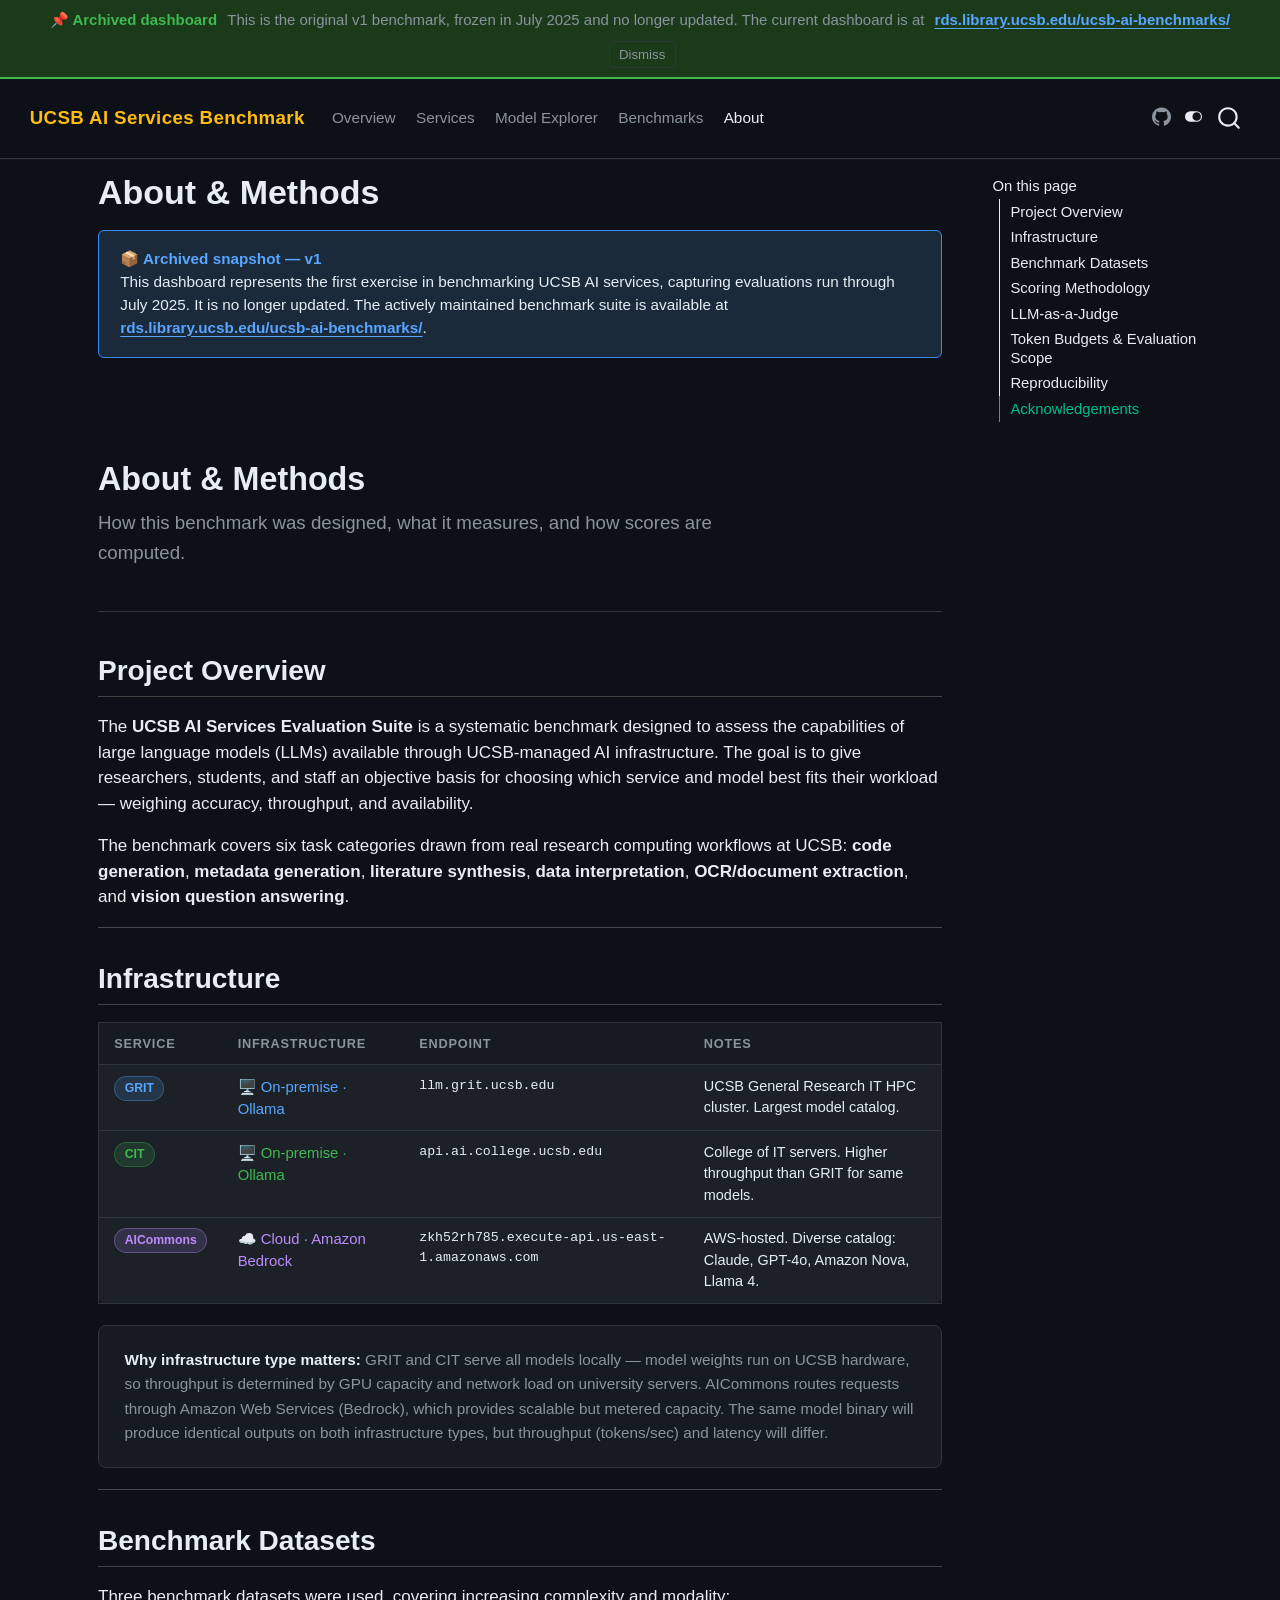
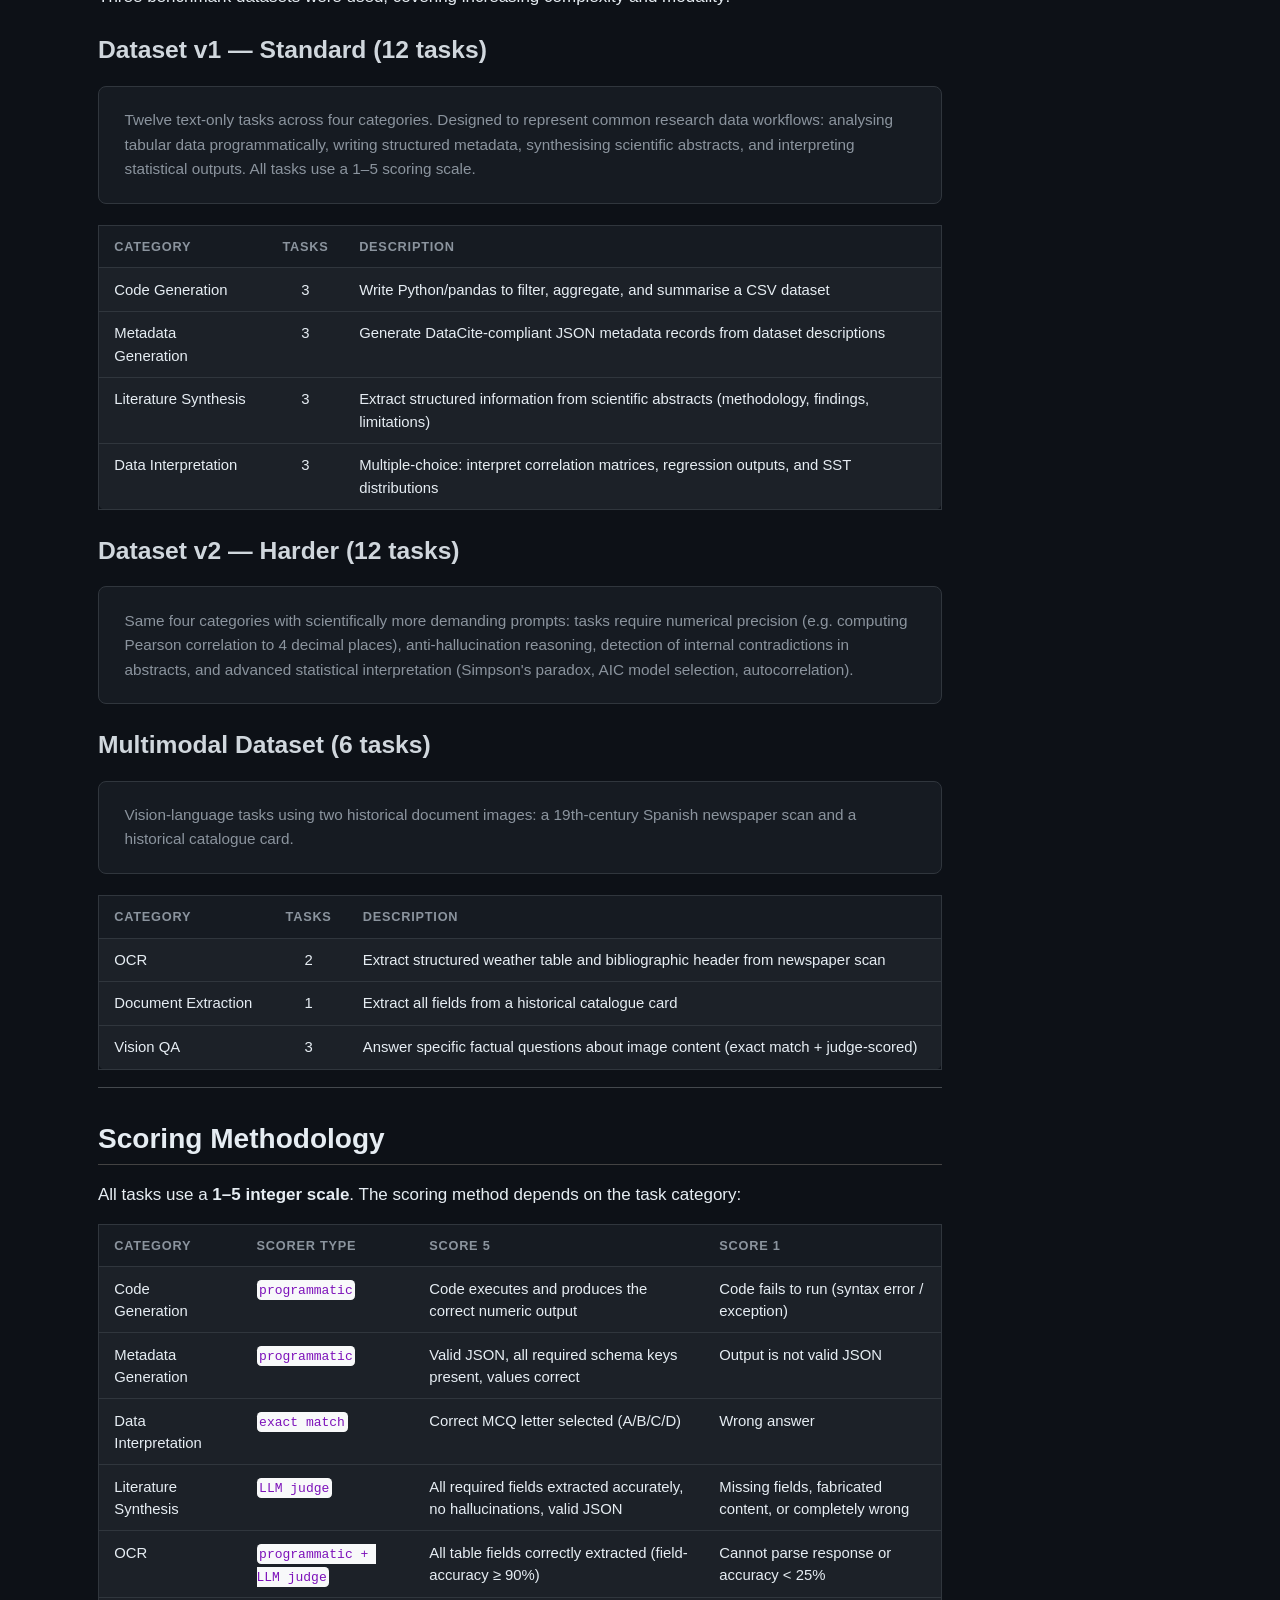
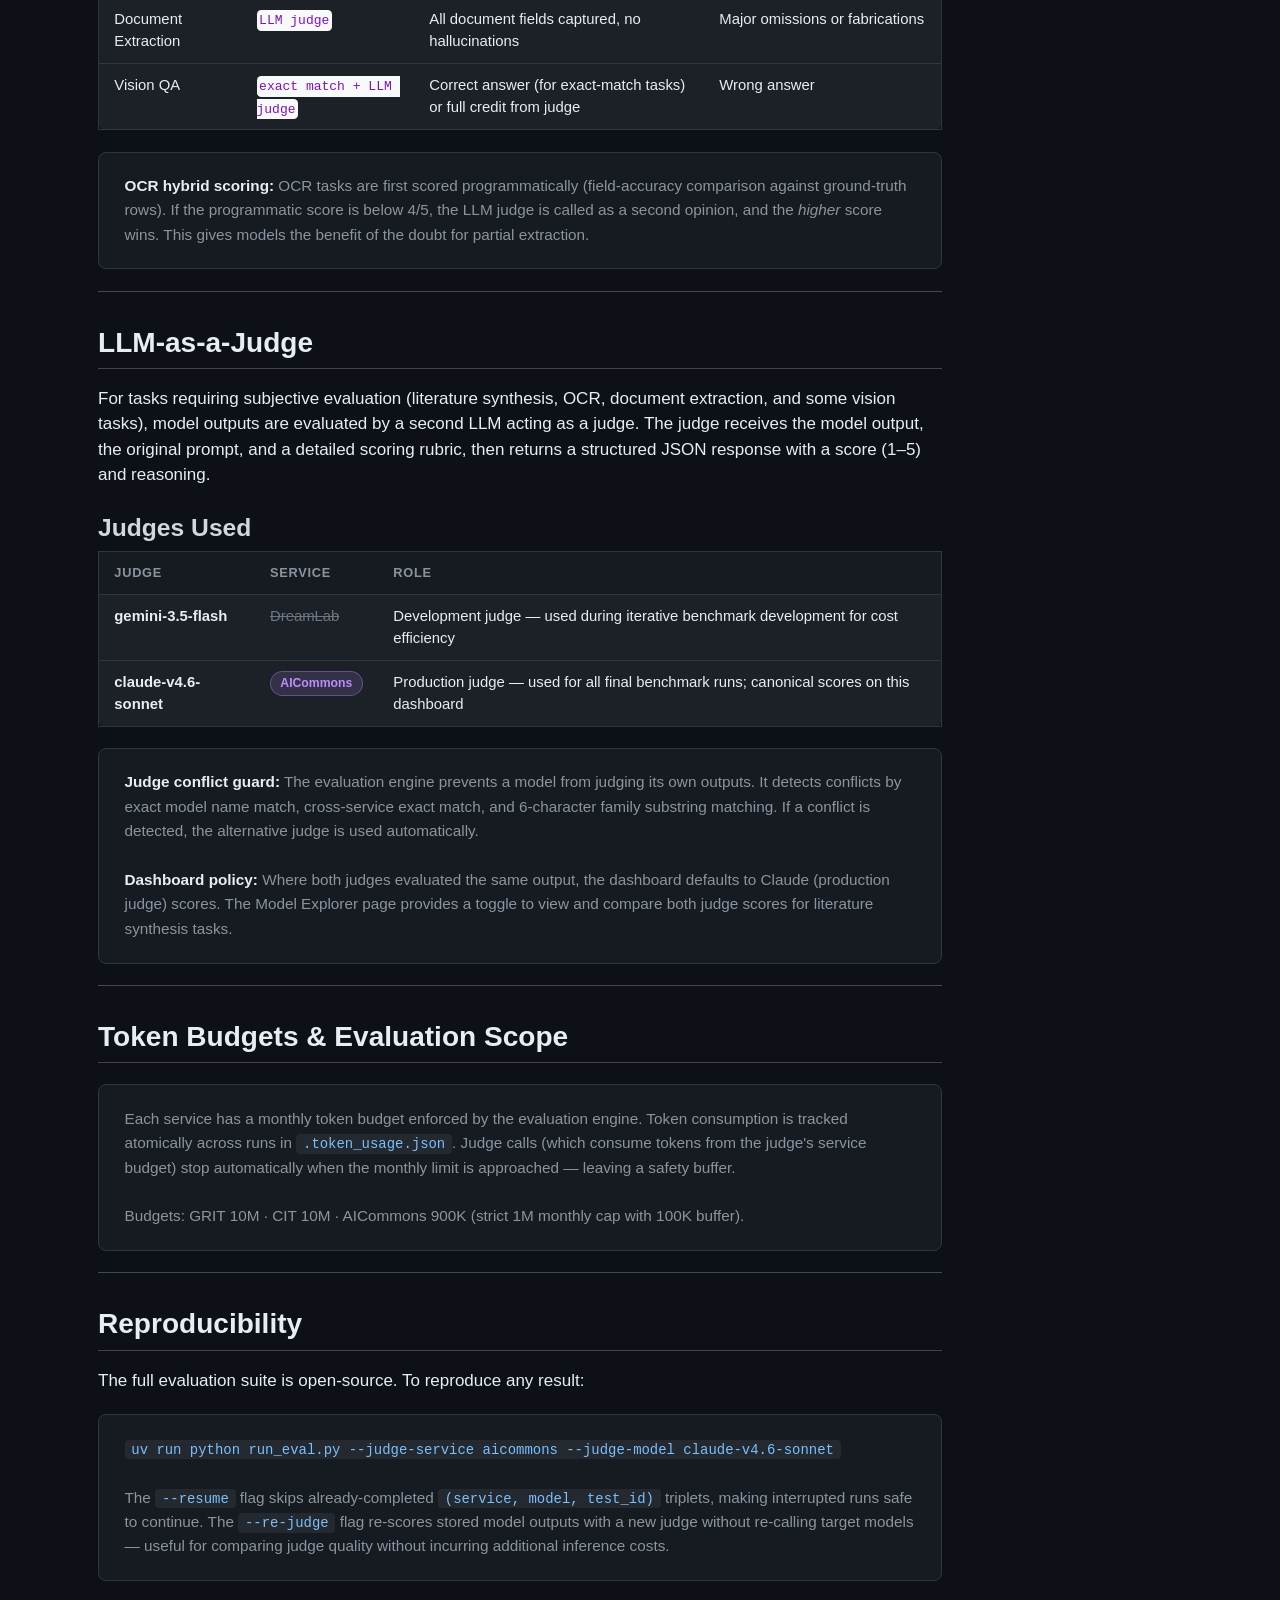
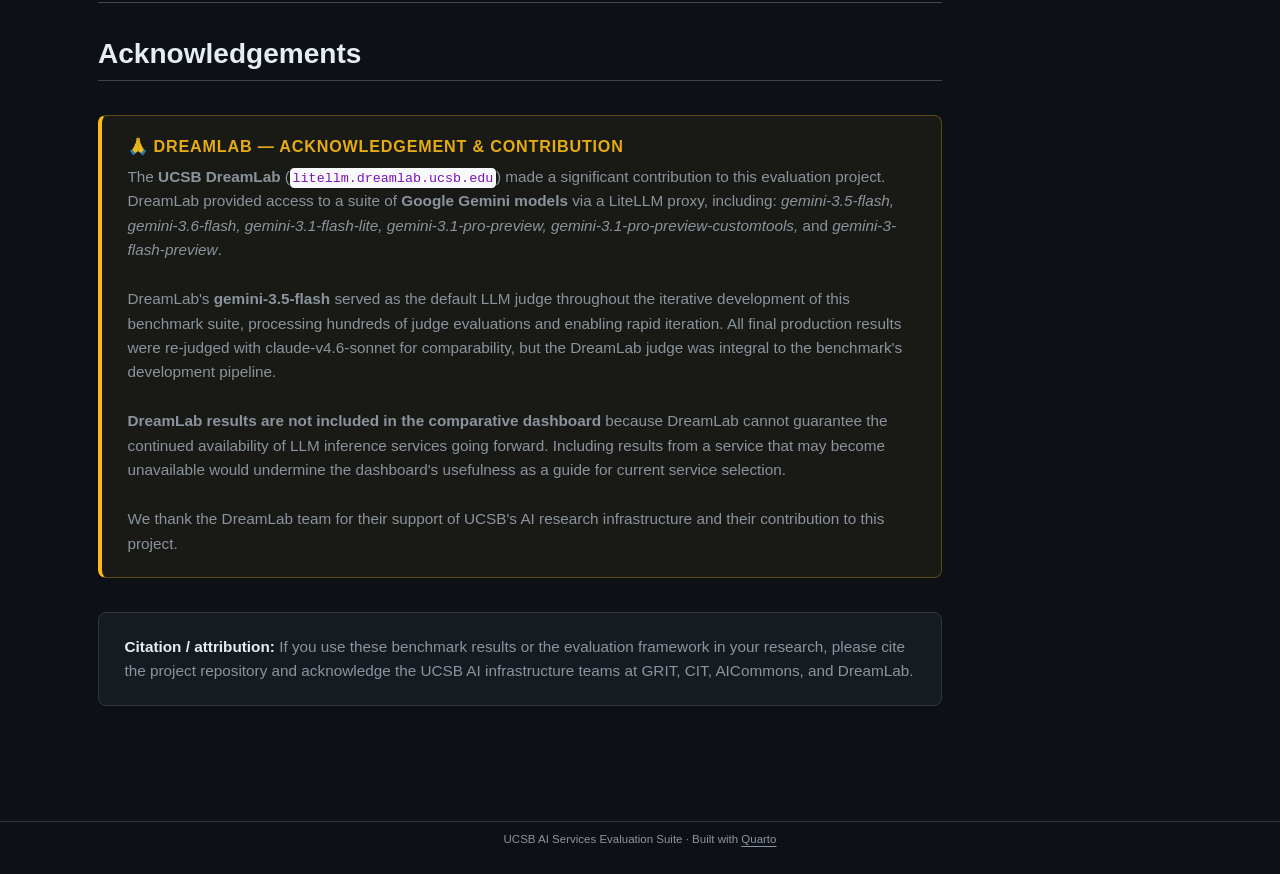
<file: docs/about.html>
<!DOCTYPE html>
<html xmlns="http://www.w3.org/1999/xhtml" lang="en" xml:lang="en"><head>

<meta charset="utf-8">
<meta name="generator" content="quarto-1.6.39">

<meta name="viewport" content="width=device-width, initial-scale=1.0, user-scalable=yes">


<title>About &amp; Methods – UCSB AI Services Benchmark</title>
<style>
code{white-space: pre-wrap;}
span.smallcaps{font-variant: small-caps;}
div.columns{display: flex; gap: min(4vw, 1.5em);}
div.column{flex: auto; overflow-x: auto;}
div.hanging-indent{margin-left: 1.5em; text-indent: -1.5em;}
ul.task-list{list-style: none;}
ul.task-list li input[type="checkbox"] {
  width: 0.8em;
  margin: 0 0.8em 0.2em -1em; /* quarto-specific, see https://github.com/quarto-dev/quarto-cli/issues/4556 */ 
  vertical-align: middle;
}
</style>


<script src="site_libs/quarto-nav/quarto-nav.js"></script>
<script src="site_libs/quarto-nav/headroom.min.js"></script>
<script src="site_libs/clipboard/clipboard.min.js"></script>
<script src="site_libs/quarto-search/autocomplete.umd.js"></script>
<script src="site_libs/quarto-search/fuse.min.js"></script>
<script src="site_libs/quarto-search/quarto-search.js"></script>
<meta name="quarto:offset" content="./">
<link href="./assets/favicon.ico" rel="icon">
<script src="site_libs/quarto-html/quarto.js"></script>
<script src="site_libs/quarto-html/popper.min.js"></script>
<script src="site_libs/quarto-html/tippy.umd.min.js"></script>
<script src="site_libs/quarto-html/anchor.min.js"></script>
<link href="site_libs/quarto-html/tippy.css" rel="stylesheet">
<link href="site_libs/quarto-html/quarto-syntax-highlighting-e26003cea8cd680ca0c55a263523d882.css" rel="stylesheet" class="quarto-color-scheme" id="quarto-text-highlighting-styles">
<link href="site_libs/quarto-html/quarto-syntax-highlighting-dark-d166b450ba5a8e9f7a0ab969bf6592c1.css" rel="prefetch" class="quarto-color-scheme quarto-color-alternate" id="quarto-text-highlighting-styles">
<script src="site_libs/bootstrap/bootstrap.min.js"></script>
<link href="site_libs/bootstrap/bootstrap-icons.css" rel="stylesheet">
<link href="site_libs/bootstrap/bootstrap-c12af076bd3869c54b59c8de8a81c2f3.min.css" rel="stylesheet" append-hash="true" class="quarto-color-scheme" id="quarto-bootstrap" data-mode="light">
<link href="site_libs/bootstrap/bootstrap-dark-a4073181faaef7230d464ff28255dfc0.min.css" rel="prefetch" append-hash="true" class="quarto-color-scheme quarto-color-alternate" id="quarto-bootstrap" data-mode="dark">
<script id="quarto-search-options" type="application/json">{
  "location": "navbar",
  "copy-button": false,
  "collapse-after": 3,
  "panel-placement": "end",
  "type": "overlay",
  "limit": 50,
  "keyboard-shortcut": [
    "f",
    "/",
    "s"
  ],
  "show-item-context": false,
  "language": {
    "search-no-results-text": "No results",
    "search-matching-documents-text": "matching documents",
    "search-copy-link-title": "Copy link to search",
    "search-hide-matches-text": "Hide additional matches",
    "search-more-match-text": "more match in this document",
    "search-more-matches-text": "more matches in this document",
    "search-clear-button-title": "Clear",
    "search-text-placeholder": "",
    "search-detached-cancel-button-title": "Cancel",
    "search-submit-button-title": "Submit",
    "search-label": "Search"
  }
}</script>


</head>

<body class="nav-fixed">

<div id="quarto-search-results"></div>
  <header id="quarto-header" class="headroom fixed-top">
    <div id="v1-notice-banner" style="background:#1a3a1a;border-bottom:2px solid #3fb950;color:#e6edf3;font-family:-apple-system,BlinkMacSystemFont,'Segoe UI',sans-serif;font-size:0.88rem;padding:0.5rem 1.25rem;display:flex;align-items:center;justify-content:center;gap:0.6rem;flex-wrap:wrap;">
      <span style="color:#3fb950;font-weight:700;flex-shrink:0;">&#x1F4CC; Archived dashboard</span>
      <span style="color:#8b949e;">This is the original v1 benchmark, frozen in July 2025 and no longer updated. The current dashboard is at</span>
      <a href="https://rds.library.ucsb.edu/ucsb-ai-benchmarks/" style="color:#58a6ff;font-weight:600;white-space:nowrap;" target="_blank" rel="noopener">rds.library.ucsb.edu/ucsb-ai-benchmarks/</a>
      <button onclick="document.getElementById('v1-notice-banner').style.display='none';sessionStorage.setItem('v1bannerDismissed','1');" aria-label="Dismiss notice" style="background:none;border:1px solid #30363d;color:#8b949e;cursor:pointer;font-size:0.78rem;padding:0.15rem 0.55rem;border-radius:4px;margin-left:0.25rem;flex-shrink:0;">Dismiss</button>
    </div>
    <script>(function(){if(sessionStorage.getItem('v1bannerDismissed')==='1'){var b=document.getElementById('v1-notice-banner');if(b)b.style.display='none';}})();</script>
    <nav class="navbar navbar-expand-lg " data-bs-theme="dark">
      <div class="navbar-container container-fluid">
      <div class="navbar-brand-container mx-auto">
    <a class="navbar-brand" href="./index.html">
    <span class="navbar-title">UCSB AI Services Benchmark</span>
    </a>
  </div>
            <div id="quarto-search" class="" title="Search"></div>
          <button class="navbar-toggler" type="button" data-bs-toggle="collapse" data-bs-target="#navbarCollapse" aria-controls="navbarCollapse" role="menu" aria-expanded="false" aria-label="Toggle navigation" onclick="if (window.quartoToggleHeadroom) { window.quartoToggleHeadroom(); }">
  <span class="navbar-toggler-icon"></span>
</button>
          <div class="collapse navbar-collapse" id="navbarCollapse">
            <ul class="navbar-nav navbar-nav-scroll me-auto">
  <li class="nav-item">
    <a class="nav-link" href="./index.html"> 
<span class="menu-text">Overview</span></a>
  </li>  
  <li class="nav-item">
    <a class="nav-link" href="./services.html"> 
<span class="menu-text">Services</span></a>
  </li>  
  <li class="nav-item">
    <a class="nav-link" href="./models.html"> 
<span class="menu-text">Model Explorer</span></a>
  </li>  
  <li class="nav-item">
    <a class="nav-link" href="./benchmarks.html"> 
<span class="menu-text">Benchmarks</span></a>
  </li>  
  <li class="nav-item">
    <a class="nav-link active" href="./about.html" aria-current="page"> 
<span class="menu-text">About</span></a>
  </li>  
</ul>
            <ul class="navbar-nav navbar-nav-scroll ms-auto">
  <li class="nav-item compact">
    <a class="nav-link" href="https://github.com/UCSB-Library-Research-Data-Services/ucsb-ai-benchmark"> <i class="bi bi-github" role="img" aria-label="GitHub">
</i> 
<span class="menu-text"></span></a>
  </li>  
</ul>
          </div> <!-- /navcollapse -->
            <div class="quarto-navbar-tools">
  <a href="" class="quarto-color-scheme-toggle quarto-navigation-tool  px-1" onclick="window.quartoToggleColorScheme(); return false;" title="Toggle dark mode"><i class="bi"></i></a>
</div>
      </div> <!-- /container-fluid -->
    </nav>
</header>
<!-- content -->
<div id="quarto-content" class="quarto-container page-columns page-rows-contents page-layout-full page-navbar">
<!-- sidebar -->
<!-- margin-sidebar -->
    <div id="quarto-margin-sidebar" class="sidebar margin-sidebar">
        <nav id="TOC" role="doc-toc" class="toc-active">
    <h2 id="toc-title">On this page</h2>
   
  <ul class="collapse">
  <li><a href="#project-overview" id="toc-project-overview" class="nav-link active" data-scroll-target="#project-overview">Project Overview</a></li>
  <li><a href="#infrastructure" id="toc-infrastructure" class="nav-link" data-scroll-target="#infrastructure">Infrastructure</a></li>
  <li><a href="#benchmark-datasets" id="toc-benchmark-datasets" class="nav-link" data-scroll-target="#benchmark-datasets">Benchmark Datasets</a></li>
  <li><a href="#scoring-methodology" id="toc-scoring-methodology" class="nav-link" data-scroll-target="#scoring-methodology">Scoring Methodology</a></li>
  <li><a href="#llm-as-a-judge" id="toc-llm-as-a-judge" class="nav-link" data-scroll-target="#llm-as-a-judge">LLM-as-a-Judge</a></li>
  <li><a href="#token-budgets-evaluation-scope" id="toc-token-budgets-evaluation-scope" class="nav-link" data-scroll-target="#token-budgets-evaluation-scope">Token Budgets &amp; Evaluation Scope</a></li>
  <li><a href="#reproducibility" id="toc-reproducibility" class="nav-link" data-scroll-target="#reproducibility">Reproducibility</a></li>
  <li><a href="#acknowledgements" id="toc-acknowledgements" class="nav-link" data-scroll-target="#acknowledgements">Acknowledgements</a></li>
  </ul>
</nav>
    </div>
<!-- main -->
<main class="content column-page-left" id="quarto-document-content">

<header id="title-block-header" class="quarto-title-block default">
<div class="quarto-title">
<h1 class="title">About &amp; Methods</h1>
</div>



<div class="quarto-title-meta column-page-left">

    
  
    
  </div>
  


</header>


<div style="background:#1a2a3a;border:1px solid #388bfd;border-radius:6px;padding:1rem 1.25rem;margin-bottom:1.5rem;font-size:0.9rem;color:#e6edf3;">
  <strong style="color:#58a6ff;">&#x1F4E6; Archived snapshot &#x2014; v1</strong><br>
  This dashboard represents the first exercise in benchmarking UCSB AI services, capturing evaluations run through July 2025. It is no longer updated.
  The actively maintained benchmark suite is available at
  <a href="https://rds.library.ucsb.edu/ucsb-ai-benchmarks/" style="color:#58a6ff;font-weight:600;">rds.library.ucsb.edu/ucsb-ai-benchmarks/</a>.
</div>

<div class="hero-section" style="padding:2.5rem 0 1.5rem">
  <h1 style="font-size:1.9rem">About &amp; Methods</h1>
  <p class="lead">
    How this benchmark was designed, what it measures, and how scores are computed.
  </p>
</div>
<section id="project-overview" class="level2">
<h2 class="anchored" data-anchor-id="project-overview">Project Overview</h2>
<p>The <strong>UCSB AI Services Evaluation Suite</strong> is a systematic benchmark designed to assess the capabilities of large language models (LLMs) available through UCSB-managed AI infrastructure. The goal is to give researchers, students, and staff an objective basis for choosing which service and model best fits their workload — weighing accuracy, throughput, and availability.</p>
<p>The benchmark covers six task categories drawn from real research computing workflows at UCSB: <strong>code generation</strong>, <strong>metadata generation</strong>, <strong>literature synthesis</strong>, <strong>data interpretation</strong>, <strong>OCR/document extraction</strong>, and <strong>vision question answering</strong>.</p>
<hr>
</section>
<section id="infrastructure" class="level2">
<h2 class="anchored" data-anchor-id="infrastructure">Infrastructure</h2>
<table class="caption-top table" data-quarto-postprocess="true">
<thead>
<tr class="header">
<th data-quarto-table-cell-role="th">Service</th>
<th data-quarto-table-cell-role="th">Infrastructure</th>
<th data-quarto-table-cell-role="th">Endpoint</th>
<th data-quarto-table-cell-role="th">Notes</th>
</tr>
</thead>
<tbody>
<tr class="odd">
<td><span class="service-badge badge-grit">GRIT</span></td>
<td><span style="color:#58a6ff">🖥️ On-premise · Ollama</span></td>
<td style="font-family: monospace; font-size: 0.78rem; color: #6e7681">llm.grit.ucsb.edu</td>
<td style="color: #8b949e; font-size: 0.85rem">UCSB General Research IT HPC cluster. Largest model catalog.</td>
</tr>
<tr class="even">
<td><span class="service-badge badge-cit">CIT</span></td>
<td><span style="color:#3fb950">🖥️ On-premise · Ollama</span></td>
<td style="font-family: monospace; font-size: 0.78rem; color: #6e7681">api.ai.college.ucsb.edu</td>
<td style="color: #8b949e; font-size: 0.85rem">College of IT servers. Higher throughput than GRIT for same models.</td>
</tr>
<tr class="odd">
<td><span class="service-badge badge-aicommons">AICommons</span></td>
<td><span style="color:#bc8cff">☁️ Cloud · Amazon Bedrock</span></td>
<td style="font-family: monospace; font-size: 0.78rem; color: #6e7681">zkh52rh785.execute-api.us-east-1.amazonaws.com</td>
<td style="color: #8b949e; font-size: 0.85rem">AWS-hosted. Diverse catalog: Claude, GPT-4o, Amazon Nova, Llama 4.</td>
</tr>
</tbody>
</table>


<div class="method-box">
  <strong>Why infrastructure type matters:</strong>
  GRIT and CIT serve all models locally — model weights run on UCSB hardware, so throughput
  is determined by GPU capacity and network load on university servers.
  AICommons routes requests through Amazon Web Services (Bedrock), which provides scalable
  but metered capacity. The same model binary will produce identical outputs on both
  infrastructure types, but throughput (tokens/sec) and latency will differ.
</div>
<hr>
</section>
<section id="benchmark-datasets" class="level2">
<h2 class="anchored" data-anchor-id="benchmark-datasets">Benchmark Datasets</h2>
<p>Three benchmark datasets were used, covering increasing complexity and modality:</p>
<section id="dataset-v1-standard-12-tasks" class="level3">
<h3 class="anchored" data-anchor-id="dataset-v1-standard-12-tasks">Dataset v1 — Standard (12 tasks)</h3>
<div class="method-box">
  Twelve text-only tasks across four categories. Designed to represent common research data
  workflows: analysing tabular data programmatically, writing structured metadata,
  synthesising scientific abstracts, and interpreting statistical outputs.
  All tasks use a 1–5 scoring scale.
</div>


<table class="caption-top table" data-quarto-postprocess="true">
<thead>
<tr class="header">
<th data-quarto-table-cell-role="th">Category</th>
<th style="text-align: center;" data-quarto-table-cell-role="th">Tasks</th>
<th data-quarto-table-cell-role="th">Description</th>
</tr>
</thead>
<tbody>
<tr class="odd">
<td>Code Generation</td>
<td style="text-align: center;">3</td>
<td style="color: #8b949e">Write Python/pandas to filter, aggregate, and summarise a CSV dataset</td>
</tr>
<tr class="even">
<td>Metadata Generation</td>
<td style="text-align: center;">3</td>
<td style="color: #8b949e">Generate DataCite-compliant JSON metadata records from dataset descriptions</td>
</tr>
<tr class="odd">
<td>Literature Synthesis</td>
<td style="text-align: center;">3</td>
<td style="color: #8b949e">Extract structured information from scientific abstracts (methodology, findings, limitations)</td>
</tr>
<tr class="even">
<td>Data Interpretation</td>
<td style="text-align: center;">3</td>
<td style="color: #8b949e">Multiple-choice: interpret correlation matrices, regression outputs, and SST distributions</td>
</tr>
</tbody>
</table>
</section>
<section id="dataset-v2-harder-12-tasks" class="level3">
<h3 class="anchored" data-anchor-id="dataset-v2-harder-12-tasks">Dataset v2 — Harder (12 tasks)</h3>
<div class="method-box">
  Same four categories with scientifically more demanding prompts: tasks require numerical
  precision (e.g. computing Pearson correlation to 4 decimal places), anti-hallucination
  reasoning, detection of internal contradictions in abstracts, and advanced statistical
  interpretation (Simpson's paradox, AIC model selection, autocorrelation).
</div>
</section>
<section id="multimodal-dataset-6-tasks" class="level3">
<h3 class="anchored" data-anchor-id="multimodal-dataset-6-tasks">Multimodal Dataset (6 tasks)</h3>
<div class="method-box">
  Vision-language tasks using two historical document images: a 19th-century Spanish
  newspaper scan and a historical catalogue card.
</div>


<table class="caption-top table" data-quarto-postprocess="true">
<thead>
<tr class="header">
<th data-quarto-table-cell-role="th">Category</th>
<th style="text-align: center;" data-quarto-table-cell-role="th">Tasks</th>
<th data-quarto-table-cell-role="th">Description</th>
</tr>
</thead>
<tbody>
<tr class="odd">
<td>OCR</td>
<td style="text-align: center;">2</td>
<td style="color: #8b949e">Extract structured weather table and bibliographic header from newspaper scan</td>
</tr>
<tr class="even">
<td>Document Extraction</td>
<td style="text-align: center;">1</td>
<td style="color: #8b949e">Extract all fields from a historical catalogue card</td>
</tr>
<tr class="odd">
<td>Vision QA</td>
<td style="text-align: center;">3</td>
<td style="color: #8b949e">Answer specific factual questions about image content (exact match + judge-scored)</td>
</tr>
</tbody>
</table>
<hr>
</section>
</section>
<section id="scoring-methodology" class="level2">
<h2 class="anchored" data-anchor-id="scoring-methodology">Scoring Methodology</h2>
<p>All tasks use a <strong>1–5 integer scale</strong>. The scoring method depends on the task category:</p>
<table class="caption-top table" data-quarto-postprocess="true">
<thead>
<tr class="header">
<th data-quarto-table-cell-role="th">Category</th>
<th data-quarto-table-cell-role="th">Scorer Type</th>
<th data-quarto-table-cell-role="th">Score 5</th>
<th data-quarto-table-cell-role="th">Score 1</th>
</tr>
</thead>
<tbody>
<tr class="odd">
<td>Code Generation</td>
<td><code>programmatic</code></td>
<td style="color: #8b949e">Code executes and produces the correct numeric output</td>
<td style="color: #8b949e">Code fails to run (syntax error / exception)</td>
</tr>
<tr class="even">
<td>Metadata Generation</td>
<td><code>programmatic</code></td>
<td style="color: #8b949e">Valid JSON, all required schema keys present, values correct</td>
<td style="color: #8b949e">Output is not valid JSON</td>
</tr>
<tr class="odd">
<td>Data Interpretation</td>
<td><code>exact match</code></td>
<td style="color: #8b949e">Correct MCQ letter selected (A/B/C/D)</td>
<td style="color: #8b949e">Wrong answer</td>
</tr>
<tr class="even">
<td>Literature Synthesis</td>
<td><code>LLM judge</code></td>
<td style="color: #8b949e">All required fields extracted accurately, no hallucinations, valid JSON</td>
<td style="color: #8b949e">Missing fields, fabricated content, or completely wrong</td>
</tr>
<tr class="odd">
<td>OCR</td>
<td><code>programmatic + LLM judge</code></td>
<td style="color: #8b949e">All table fields correctly extracted (field-accuracy ≥ 90%)</td>
<td style="color: #8b949e">Cannot parse response or accuracy &lt; 25%</td>
</tr>
<tr class="even">
<td>Document Extraction</td>
<td><code>LLM judge</code></td>
<td style="color: #8b949e">All document fields captured, no hallucinations</td>
<td style="color: #8b949e">Major omissions or fabrications</td>
</tr>
<tr class="odd">
<td>Vision QA</td>
<td><code>exact match + LLM judge</code></td>
<td style="color: #8b949e">Correct answer (for exact-match tasks) or full credit from judge</td>
<td style="color: #8b949e">Wrong answer</td>
</tr>
</tbody>
</table>


<div class="method-box">
  <strong>OCR hybrid scoring:</strong> OCR tasks are first scored programmatically
  (field-accuracy comparison against ground-truth rows). If the programmatic score is below 4/5,
  the LLM judge is called as a second opinion, and the <em>higher</em> score wins.
  This gives models the benefit of the doubt for partial extraction.
</div>
<hr>
</section>
<section id="llm-as-a-judge" class="level2">
<h2 class="anchored" data-anchor-id="llm-as-a-judge">LLM-as-a-Judge</h2>
<p>For tasks requiring subjective evaluation (literature synthesis, OCR, document extraction, and some vision tasks), model outputs are evaluated by a second LLM acting as a judge. The judge receives the model output, the original prompt, and a detailed scoring rubric, then returns a structured JSON response with a score (1–5) and reasoning.</p>
<section id="judges-used" class="level3">
<h3 class="anchored" data-anchor-id="judges-used">Judges Used</h3>
<table class="caption-top table" data-quarto-postprocess="true">
<thead>
<tr class="header">
<th data-quarto-table-cell-role="th">Judge</th>
<th data-quarto-table-cell-role="th">Service</th>
<th data-quarto-table-cell-role="th">Role</th>
</tr>
</thead>
<tbody>
<tr class="odd">
<td><strong>gemini-3.5-flash</strong></td>
<td><span style="color:#6e7681;text-decoration:line-through">DreamLab</span></td>
<td style="color: #8b949e">Development judge — used during iterative benchmark development for cost efficiency</td>
</tr>
<tr class="even">
<td><strong>claude-v4.6-sonnet</strong></td>
<td><span class="service-badge badge-aicommons">AICommons</span></td>
<td style="color: #8b949e">Production judge — used for all final benchmark runs; canonical scores on this dashboard</td>
</tr>
</tbody>
</table>


<div class="method-box">
  <strong>Judge conflict guard:</strong> The evaluation engine prevents a model from judging its own outputs.
  It detects conflicts by exact model name match, cross-service exact match, and 6-character
  family substring matching. If a conflict is detected, the alternative judge is used automatically.<br><br>
  <strong>Dashboard policy:</strong> Where both judges evaluated the same output, the dashboard
  defaults to Claude (production judge) scores. The Model Explorer page provides a toggle
  to view and compare both judge scores for literature synthesis tasks.
</div>
<hr>
</section>
</section>
<section id="token-budgets-evaluation-scope" class="level2">
<h2 class="anchored" data-anchor-id="token-budgets-evaluation-scope">Token Budgets &amp; Evaluation Scope</h2>
<div class="method-box">
  Each service has a monthly token budget enforced by the evaluation engine.
  Token consumption is tracked atomically across runs in <code>.token_usage.json</code>.
  Judge calls (which consume tokens from the judge's service budget) stop automatically
  when the monthly limit is approached — leaving a safety buffer.<br><br>
  Budgets: GRIT 10M · CIT 10M · AICommons 900K (strict 1M monthly cap with 100K buffer).
</div>
<hr>
</section>
<section id="reproducibility" class="level2">
<h2 class="anchored" data-anchor-id="reproducibility">Reproducibility</h2>
<p>The full evaluation suite is open-source. To reproduce any result:</p>
<div class="method-box">
  <code>uv run python run_eval.py --judge-service aicommons --judge-model claude-v4.6-sonnet</code><br><br>
  The <code>--resume</code> flag skips already-completed <code>(service, model, test_id)</code> triplets,
  making interrupted runs safe to continue.
  The <code>--re-judge</code> flag re-scores stored model outputs with a new judge
  without re-calling target models — useful for comparing judge quality without incurring
  additional inference costs.
</div>
<hr>
</section>
<section id="acknowledgements" class="level2">
<h2 class="anchored" data-anchor-id="acknowledgements">Acknowledgements</h2>
<div class="dreamlab-callout">
  <h4 class="anchored">🙏 DreamLab — Acknowledgement &amp; Contribution</h4>
  <p>
    The <strong>UCSB DreamLab</strong> (<code>litellm.dreamlab.ucsb.edu</code>) made a
    significant contribution to this evaluation project. DreamLab provided access to a
    suite of <strong>Google Gemini models</strong> via a LiteLLM proxy, including:
    <em>gemini-3.5-flash, gemini-3.6-flash, gemini-3.1-flash-lite, gemini-3.1-pro-preview,
    gemini-3.1-pro-preview-customtools,</em> and <em>gemini-3-flash-preview</em>.<br><br>

    DreamLab's <strong>gemini-3.5-flash</strong> served as the default LLM judge throughout
    the iterative development of this benchmark suite, processing hundreds of judge evaluations
    and enabling rapid iteration. All final production results were re-judged with
    claude-v4.6-sonnet for comparability, but the DreamLab judge was integral to the
    benchmark's development pipeline.<br><br>

    <strong>DreamLab results are not included in the comparative dashboard</strong> because
    DreamLab cannot guarantee the continued availability of LLM inference services going forward.
    Including results from a service that may become unavailable would undermine the dashboard's
    usefulness as a guide for current service selection.<br><br>

    We thank the DreamLab team for their support of UCSB's AI research infrastructure
    and their contribution to this project.
  </p>
</div>

<div class="method-box" style="margin-top:1.5rem">
  <strong>Citation / attribution:</strong>
  If you use these benchmark results or the evaluation framework in your research,
  please cite the project repository and acknowledge the UCSB AI infrastructure teams
  at GRIT, CIT, AICommons, and DreamLab.
</div>


</section>

</main> <!-- /main -->
<script id="quarto-html-after-body" type="application/javascript">
window.document.addEventListener("DOMContentLoaded", function (event) {
  const toggleBodyColorMode = (bsSheetEl) => {
    const mode = bsSheetEl.getAttribute("data-mode");
    const bodyEl = window.document.querySelector("body");
    if (mode === "dark") {
      bodyEl.classList.add("quarto-dark");
      bodyEl.classList.remove("quarto-light");
    } else {
      bodyEl.classList.add("quarto-light");
      bodyEl.classList.remove("quarto-dark");
    }
  }
  const toggleBodyColorPrimary = () => {
    const bsSheetEl = window.document.querySelector("link#quarto-bootstrap");
    if (bsSheetEl) {
      toggleBodyColorMode(bsSheetEl);
    }
  }
  toggleBodyColorPrimary();  
  const disableStylesheet = (stylesheets) => {
    for (let i=0; i < stylesheets.length; i++) {
      const stylesheet = stylesheets[i];
      stylesheet.rel = 'prefetch';
    }
  }
  const enableStylesheet = (stylesheets) => {
    for (let i=0; i < stylesheets.length; i++) {
      const stylesheet = stylesheets[i];
      stylesheet.rel = 'stylesheet';
    }
  }
  const manageTransitions = (selector, allowTransitions) => {
    const els = window.document.querySelectorAll(selector);
    for (let i=0; i < els.length; i++) {
      const el = els[i];
      if (allowTransitions) {
        el.classList.remove('notransition');
      } else {
        el.classList.add('notransition');
      }
    }
  }
  const toggleGiscusIfUsed = (isAlternate, darkModeDefault) => {
    const baseTheme = document.querySelector('#giscus-base-theme')?.value ?? 'light';
    const alternateTheme = document.querySelector('#giscus-alt-theme')?.value ?? 'dark';
    let newTheme = '';
    if(darkModeDefault) {
      newTheme = isAlternate ? baseTheme : alternateTheme;
    } else {
      newTheme = isAlternate ? alternateTheme : baseTheme;
    }
    const changeGiscusTheme = () => {
      // From: https://github.com/giscus/giscus/issues/336
      const sendMessage = (message) => {
        const iframe = document.querySelector('iframe.giscus-frame');
        if (!iframe) return;
        iframe.contentWindow.postMessage({ giscus: message }, 'https://giscus.app');
      }
      sendMessage({
        setConfig: {
          theme: newTheme
        }
      });
    }
    const isGiscussLoaded = window.document.querySelector('iframe.giscus-frame') !== null;
    if (isGiscussLoaded) {
      changeGiscusTheme();
    }
  }
  const toggleColorMode = (alternate) => {
    // Switch the stylesheets
    const alternateStylesheets = window.document.querySelectorAll('link.quarto-color-scheme.quarto-color-alternate');
    manageTransitions('#quarto-margin-sidebar .nav-link', false);
    if (alternate) {
      enableStylesheet(alternateStylesheets);
      for (const sheetNode of alternateStylesheets) {
        if (sheetNode.id === "quarto-bootstrap") {
          toggleBodyColorMode(sheetNode);
        }
      }
    } else {
      disableStylesheet(alternateStylesheets);
      toggleBodyColorPrimary();
    }
    manageTransitions('#quarto-margin-sidebar .nav-link', true);
    // Switch the toggles
    const toggles = window.document.querySelectorAll('.quarto-color-scheme-toggle');
    for (let i=0; i < toggles.length; i++) {
      const toggle = toggles[i];
      if (toggle) {
        if (alternate) {
          toggle.classList.add("alternate");     
        } else {
          toggle.classList.remove("alternate");
        }
      }
    }
    // Hack to workaround the fact that safari doesn't
    // properly recolor the scrollbar when toggling (#1455)
    if (navigator.userAgent.indexOf('Safari') > 0 && navigator.userAgent.indexOf('Chrome') == -1) {
      manageTransitions("body", false);
      window.scrollTo(0, 1);
      setTimeout(() => {
        window.scrollTo(0, 0);
        manageTransitions("body", true);
      }, 40);  
    }
  }
  const isFileUrl = () => { 
    return window.location.protocol === 'file:';
  }
  const hasAlternateSentinel = () => {  
    let styleSentinel = getColorSchemeSentinel();
    if (styleSentinel !== null) {
      return styleSentinel === "alternate";
    } else {
      return false;
    }
  }
  const setStyleSentinel = (alternate) => {
    const value = alternate ? "alternate" : "default";
    if (!isFileUrl()) {
      window.localStorage.setItem("quarto-color-scheme", value);
    } else {
      localAlternateSentinel = value;
    }
  }
  const getColorSchemeSentinel = () => {
    if (!isFileUrl()) {
      const storageValue = window.localStorage.getItem("quarto-color-scheme");
      return storageValue != null ? storageValue : localAlternateSentinel;
    } else {
      return localAlternateSentinel;
    }
  }
  const darkModeDefault = true;
  let localAlternateSentinel = darkModeDefault ? 'alternate' : 'default';
  // Dark / light mode switch
  window.quartoToggleColorScheme = () => {
    // Read the current dark / light value 
    let toAlternate = !hasAlternateSentinel();
    toggleColorMode(toAlternate);
    setStyleSentinel(toAlternate);
    toggleGiscusIfUsed(toAlternate, darkModeDefault);
  };
  // Ensure there is a toggle, if there isn't float one in the top right
  if (window.document.querySelector('.quarto-color-scheme-toggle') === null) {
    const a = window.document.createElement('a');
    a.classList.add('top-right');
    a.classList.add('quarto-color-scheme-toggle');
    a.href = "";
    a.onclick = function() { try { window.quartoToggleColorScheme(); } catch {} return false; };
    const i = window.document.createElement("i");
    i.classList.add('bi');
    a.appendChild(i);
    window.document.body.appendChild(a);
  }
  // Switch to dark mode if need be
  if (hasAlternateSentinel()) {
    toggleColorMode(true);
  } else {
    toggleColorMode(false);
  }
  const icon = "";
  const anchorJS = new window.AnchorJS();
  anchorJS.options = {
    placement: 'right',
    icon: icon
  };
  anchorJS.add('.anchored');
  const isCodeAnnotation = (el) => {
    for (const clz of el.classList) {
      if (clz.startsWith('code-annotation-')) {                     
        return true;
      }
    }
    return false;
  }
  const onCopySuccess = function(e) {
    // button target
    const button = e.trigger;
    // don't keep focus
    button.blur();
    // flash "checked"
    button.classList.add('code-copy-button-checked');
    var currentTitle = button.getAttribute("title");
    button.setAttribute("title", "Copied!");
    let tooltip;
    if (window.bootstrap) {
      button.setAttribute("data-bs-toggle", "tooltip");
      button.setAttribute("data-bs-placement", "left");
      button.setAttribute("data-bs-title", "Copied!");
      tooltip = new bootstrap.Tooltip(button, 
        { trigger: "manual", 
          customClass: "code-copy-button-tooltip",
          offset: [0, -8]});
      tooltip.show();    
    }
    setTimeout(function() {
      if (tooltip) {
        tooltip.hide();
        button.removeAttribute("data-bs-title");
        button.removeAttribute("data-bs-toggle");
        button.removeAttribute("data-bs-placement");
      }
      button.setAttribute("title", currentTitle);
      button.classList.remove('code-copy-button-checked');
    }, 1000);
    // clear code selection
    e.clearSelection();
  }
  const getTextToCopy = function(trigger) {
      const codeEl = trigger.previousElementSibling.cloneNode(true);
      for (const childEl of codeEl.children) {
        if (isCodeAnnotation(childEl)) {
          childEl.remove();
        }
      }
      return codeEl.innerText;
  }
  const clipboard = new window.ClipboardJS('.code-copy-button:not([data-in-quarto-modal])', {
    text: getTextToCopy
  });
  clipboard.on('success', onCopySuccess);
  if (window.document.getElementById('quarto-embedded-source-code-modal')) {
    const clipboardModal = new window.ClipboardJS('.code-copy-button[data-in-quarto-modal]', {
      text: getTextToCopy,
      container: window.document.getElementById('quarto-embedded-source-code-modal')
    });
    clipboardModal.on('success', onCopySuccess);
  }
    var localhostRegex = new RegExp(/^(?:http|https):\/\/localhost\:?[0-9]*\//);
    var mailtoRegex = new RegExp(/^mailto:/);
      var filterRegex = new RegExp('/' + window.location.host + '/');
    var isInternal = (href) => {
        return filterRegex.test(href) || localhostRegex.test(href) || mailtoRegex.test(href);
    }
    // Inspect non-navigation links and adorn them if external
 	var links = window.document.querySelectorAll('a[href]:not(.nav-link):not(.navbar-brand):not(.toc-action):not(.sidebar-link):not(.sidebar-item-toggle):not(.pagination-link):not(.no-external):not([aria-hidden]):not(.dropdown-item):not(.quarto-navigation-tool):not(.about-link)');
    for (var i=0; i<links.length; i++) {
      const link = links[i];
      if (!isInternal(link.href)) {
        // undo the damage that might have been done by quarto-nav.js in the case of
        // links that we want to consider external
        if (link.dataset.originalHref !== undefined) {
          link.href = link.dataset.originalHref;
        }
      }
    }
  function tippyHover(el, contentFn, onTriggerFn, onUntriggerFn) {
    const config = {
      allowHTML: true,
      maxWidth: 500,
      delay: 100,
      arrow: false,
      appendTo: function(el) {
          return el.parentElement;
      },
      interactive: true,
      interactiveBorder: 10,
      theme: 'quarto',
      placement: 'bottom-start',
    };
    if (contentFn) {
      config.content = contentFn;
    }
    if (onTriggerFn) {
      config.onTrigger = onTriggerFn;
    }
    if (onUntriggerFn) {
      config.onUntrigger = onUntriggerFn;
    }
    window.tippy(el, config); 
  }
  const noterefs = window.document.querySelectorAll('a[role="doc-noteref"]');
  for (var i=0; i<noterefs.length; i++) {
    const ref = noterefs[i];
    tippyHover(ref, function() {
      // use id or data attribute instead here
      let href = ref.getAttribute('data-footnote-href') || ref.getAttribute('href');
      try { href = new URL(href).hash; } catch {}
      const id = href.replace(/^#\/?/, "");
      const note = window.document.getElementById(id);
      if (note) {
        return note.innerHTML;
      } else {
        return "";
      }
    });
  }
  const xrefs = window.document.querySelectorAll('a.quarto-xref');
  const processXRef = (id, note) => {
    // Strip column container classes
    const stripColumnClz = (el) => {
      el.classList.remove("page-full", "page-columns");
      if (el.children) {
        for (const child of el.children) {
          stripColumnClz(child);
        }
      }
    }
    stripColumnClz(note)
    if (id === null || id.startsWith('sec-')) {
      // Special case sections, only their first couple elements
      const container = document.createElement("div");
      if (note.children && note.children.length > 2) {
        container.appendChild(note.children[0].cloneNode(true));
        for (let i = 1; i < note.children.length; i++) {
          const child = note.children[i];
          if (child.tagName === "P" && child.innerText === "") {
            continue;
          } else {
            container.appendChild(child.cloneNode(true));
            break;
          }
        }
        if (window.Quarto?.typesetMath) {
          window.Quarto.typesetMath(container);
        }
        return container.innerHTML
      } else {
        if (window.Quarto?.typesetMath) {
          window.Quarto.typesetMath(note);
        }
        return note.innerHTML;
      }
    } else {
      // Remove any anchor links if they are present
      const anchorLink = note.querySelector('a.anchorjs-link');
      if (anchorLink) {
        anchorLink.remove();
      }
      if (window.Quarto?.typesetMath) {
        window.Quarto.typesetMath(note);
      }
      if (note.classList.contains("callout")) {
        return note.outerHTML;
      } else {
        return note.innerHTML;
      }
    }
  }
  for (var i=0; i<xrefs.length; i++) {
    const xref = xrefs[i];
    tippyHover(xref, undefined, function(instance) {
      instance.disable();
      let url = xref.getAttribute('href');
      let hash = undefined; 
      if (url.startsWith('#')) {
        hash = url;
      } else {
        try { hash = new URL(url).hash; } catch {}
      }
      if (hash) {
        const id = hash.replace(/^#\/?/, "");
        const note = window.document.getElementById(id);
        if (note !== null) {
          try {
            const html = processXRef(id, note.cloneNode(true));
            instance.setContent(html);
          } finally {
            instance.enable();
            instance.show();
          }
        } else {
          // See if we can fetch this
          fetch(url.split('#')[0])
          .then(res => res.text())
          .then(html => {
            const parser = new DOMParser();
            const htmlDoc = parser.parseFromString(html, "text/html");
            const note = htmlDoc.getElementById(id);
            if (note !== null) {
              const html = processXRef(id, note);
              instance.setContent(html);
            } 
          }).finally(() => {
            instance.enable();
            instance.show();
          });
        }
      } else {
        // See if we can fetch a full url (with no hash to target)
        // This is a special case and we should probably do some content thinning / targeting
        fetch(url)
        .then(res => res.text())
        .then(html => {
          const parser = new DOMParser();
          const htmlDoc = parser.parseFromString(html, "text/html");
          const note = htmlDoc.querySelector('main.content');
          if (note !== null) {
            // This should only happen for chapter cross references
            // (since there is no id in the URL)
            // remove the first header
            if (note.children.length > 0 && note.children[0].tagName === "HEADER") {
              note.children[0].remove();
            }
            const html = processXRef(null, note);
            instance.setContent(html);
          } 
        }).finally(() => {
          instance.enable();
          instance.show();
        });
      }
    }, function(instance) {
    });
  }
      let selectedAnnoteEl;
      const selectorForAnnotation = ( cell, annotation) => {
        let cellAttr = 'data-code-cell="' + cell + '"';
        let lineAttr = 'data-code-annotation="' +  annotation + '"';
        const selector = 'span[' + cellAttr + '][' + lineAttr + ']';
        return selector;
      }
      const selectCodeLines = (annoteEl) => {
        const doc = window.document;
        const targetCell = annoteEl.getAttribute("data-target-cell");
        const targetAnnotation = annoteEl.getAttribute("data-target-annotation");
        const annoteSpan = window.document.querySelector(selectorForAnnotation(targetCell, targetAnnotation));
        const lines = annoteSpan.getAttribute("data-code-lines").split(",");
        const lineIds = lines.map((line) => {
          return targetCell + "-" + line;
        })
        let top = null;
        let height = null;
        let parent = null;
        if (lineIds.length > 0) {
            //compute the position of the single el (top and bottom and make a div)
            const el = window.document.getElementById(lineIds[0]);
            top = el.offsetTop;
            height = el.offsetHeight;
            parent = el.parentElement.parentElement;
          if (lineIds.length > 1) {
            const lastEl = window.document.getElementById(lineIds[lineIds.length - 1]);
            const bottom = lastEl.offsetTop + lastEl.offsetHeight;
            height = bottom - top;
          }
          if (top !== null && height !== null && parent !== null) {
            // cook up a div (if necessary) and position it 
            let div = window.document.getElementById("code-annotation-line-highlight");
            if (div === null) {
              div = window.document.createElement("div");
              div.setAttribute("id", "code-annotation-line-highlight");
              div.style.position = 'absolute';
              parent.appendChild(div);
            }
            div.style.top = top - 2 + "px";
            div.style.height = height + 4 + "px";
            div.style.left = 0;
            let gutterDiv = window.document.getElementById("code-annotation-line-highlight-gutter");
            if (gutterDiv === null) {
              gutterDiv = window.document.createElement("div");
              gutterDiv.setAttribute("id", "code-annotation-line-highlight-gutter");
              gutterDiv.style.position = 'absolute';
              const codeCell = window.document.getElementById(targetCell);
              const gutter = codeCell.querySelector('.code-annotation-gutter');
              gutter.appendChild(gutterDiv);
            }
            gutterDiv.style.top = top - 2 + "px";
            gutterDiv.style.height = height + 4 + "px";
          }
          selectedAnnoteEl = annoteEl;
        }
      };
      const unselectCodeLines = () => {
        const elementsIds = ["code-annotation-line-highlight", "code-annotation-line-highlight-gutter"];
        elementsIds.forEach((elId) => {
          const div = window.document.getElementById(elId);
          if (div) {
            div.remove();
          }
        });
        selectedAnnoteEl = undefined;
      };
        // Handle positioning of the toggle
    window.addEventListener(
      "resize",
      throttle(() => {
        elRect = undefined;
        if (selectedAnnoteEl) {
          selectCodeLines(selectedAnnoteEl);
        }
      }, 10)
    );
    function throttle(fn, ms) {
    let throttle = false;
    let timer;
      return (...args) => {
        if(!throttle) { // first call gets through
            fn.apply(this, args);
            throttle = true;
        } else { // all the others get throttled
            if(timer) clearTimeout(timer); // cancel #2
            timer = setTimeout(() => {
              fn.apply(this, args);
              timer = throttle = false;
            }, ms);
        }
      };
    }
      // Attach click handler to the DT
      const annoteDls = window.document.querySelectorAll('dt[data-target-cell]');
      for (const annoteDlNode of annoteDls) {
        annoteDlNode.addEventListener('click', (event) => {
          const clickedEl = event.target;
          if (clickedEl !== selectedAnnoteEl) {
            unselectCodeLines();
            const activeEl = window.document.querySelector('dt[data-target-cell].code-annotation-active');
            if (activeEl) {
              activeEl.classList.remove('code-annotation-active');
            }
            selectCodeLines(clickedEl);
            clickedEl.classList.add('code-annotation-active');
          } else {
            // Unselect the line
            unselectCodeLines();
            clickedEl.classList.remove('code-annotation-active');
          }
        });
      }
  const findCites = (el) => {
    const parentEl = el.parentElement;
    if (parentEl) {
      const cites = parentEl.dataset.cites;
      if (cites) {
        return {
          el,
          cites: cites.split(' ')
        };
      } else {
        return findCites(el.parentElement)
      }
    } else {
      return undefined;
    }
  };
  var bibliorefs = window.document.querySelectorAll('a[role="doc-biblioref"]');
  for (var i=0; i<bibliorefs.length; i++) {
    const ref = bibliorefs[i];
    const citeInfo = findCites(ref);
    if (citeInfo) {
      tippyHover(citeInfo.el, function() {
        var popup = window.document.createElement('div');
        citeInfo.cites.forEach(function(cite) {
          var citeDiv = window.document.createElement('div');
          citeDiv.classList.add('hanging-indent');
          citeDiv.classList.add('csl-entry');
          var biblioDiv = window.document.getElementById('ref-' + cite);
          if (biblioDiv) {
            citeDiv.innerHTML = biblioDiv.innerHTML;
          }
          popup.appendChild(citeDiv);
        });
        return popup.innerHTML;
      });
    }
  }
});
</script>
</div> <!-- /content -->
<footer class="footer">
  <div class="nav-footer">
    <div class="nav-footer-left">
      &nbsp;
    </div>   
    <div class="nav-footer-center">
<p>UCSB AI Services Evaluation Suite · Built with <a href="https://quarto.org">Quarto</a></p>
</div>
    <div class="nav-footer-right">
      &nbsp;
    </div>
  </div>
</footer>




</body></html>
</file>
<file: docs/site_libs/quarto-html/tippy.css>
.tippy-box[data-animation=fade][data-state=hidden]{opacity:0}[data-tippy-root]{max-width:calc(100vw - 10px)}.tippy-box{position:relative;background-color:#333;color:#fff;border-radius:4px;font-size:14px;line-height:1.4;white-space:normal;outline:0;transition-property:transform,visibility,opacity}.tippy-box[data-placement^=top]>.tippy-arrow{bottom:0}.tippy-box[data-placement^=top]>.tippy-arrow:before{bottom:-7px;left:0;border-width:8px 8px 0;border-top-color:initial;transform-origin:center top}.tippy-box[data-placement^=bottom]>.tippy-arrow{top:0}.tippy-box[data-placement^=bottom]>.tippy-arrow:before{top:-7px;left:0;border-width:0 8px 8px;border-bottom-color:initial;transform-origin:center bottom}.tippy-box[data-placement^=left]>.tippy-arrow{right:0}.tippy-box[data-placement^=left]>.tippy-arrow:before{border-width:8px 0 8px 8px;border-left-color:initial;right:-7px;transform-origin:center left}.tippy-box[data-placement^=right]>.tippy-arrow{left:0}.tippy-box[data-placement^=right]>.tippy-arrow:before{left:-7px;border-width:8px 8px 8px 0;border-right-color:initial;transform-origin:center right}.tippy-box[data-inertia][data-state=visible]{transition-timing-function:cubic-bezier(.54,1.5,.38,1.11)}.tippy-arrow{width:16px;height:16px;color:#333}.tippy-arrow:before{content:"";position:absolute;border-color:transparent;border-style:solid}.tippy-content{position:relative;padding:5px 9px;z-index:1}
</file>
<file: docs/site_libs/quarto-html/quarto-syntax-highlighting-e26003cea8cd680ca0c55a263523d882.css>
/* quarto syntax highlight colors */
:root {
  --quarto-hl-ot-color: #003B4F;
  --quarto-hl-at-color: #657422;
  --quarto-hl-ss-color: #20794D;
  --quarto-hl-an-color: #5E5E5E;
  --quarto-hl-fu-color: #4758AB;
  --quarto-hl-st-color: #20794D;
  --quarto-hl-cf-color: #003B4F;
  --quarto-hl-op-color: #5E5E5E;
  --quarto-hl-er-color: #AD0000;
  --quarto-hl-bn-color: #AD0000;
  --quarto-hl-al-color: #AD0000;
  --quarto-hl-va-color: #111111;
  --quarto-hl-bu-color: inherit;
  --quarto-hl-ex-color: inherit;
  --quarto-hl-pp-color: #AD0000;
  --quarto-hl-in-color: #5E5E5E;
  --quarto-hl-vs-color: #20794D;
  --quarto-hl-wa-color: #5E5E5E;
  --quarto-hl-do-color: #5E5E5E;
  --quarto-hl-im-color: #00769E;
  --quarto-hl-ch-color: #20794D;
  --quarto-hl-dt-color: #AD0000;
  --quarto-hl-fl-color: #AD0000;
  --quarto-hl-co-color: #5E5E5E;
  --quarto-hl-cv-color: #5E5E5E;
  --quarto-hl-cn-color: #8f5902;
  --quarto-hl-sc-color: #5E5E5E;
  --quarto-hl-dv-color: #AD0000;
  --quarto-hl-kw-color: #003B4F;
}

/* other quarto variables */
:root {
  --quarto-font-monospace: SFMono-Regular, Menlo, Monaco, Consolas, "Liberation Mono", "Courier New", monospace;
}

pre > code.sourceCode > span {
  color: #003B4F;
}

code span {
  color: #003B4F;
}

code.sourceCode > span {
  color: #003B4F;
}

div.sourceCode,
div.sourceCode pre.sourceCode {
  color: #003B4F;
}

code span.ot {
  color: #003B4F;
  font-style: inherit;
}

code span.at {
  color: #657422;
  font-style: inherit;
}

code span.ss {
  color: #20794D;
  font-style: inherit;
}

code span.an {
  color: #5E5E5E;
  font-style: inherit;
}

code span.fu {
  color: #4758AB;
  font-style: inherit;
}

code span.st {
  color: #20794D;
  font-style: inherit;
}

code span.cf {
  color: #003B4F;
  font-weight: bold;
  font-style: inherit;
}

code span.op {
  color: #5E5E5E;
  font-style: inherit;
}

code span.er {
  color: #AD0000;
  font-style: inherit;
}

code span.bn {
  color: #AD0000;
  font-style: inherit;
}

code span.al {
  color: #AD0000;
  font-style: inherit;
}

code span.va {
  color: #111111;
  font-style: inherit;
}

code span.bu {
  font-style: inherit;
}

code span.ex {
  font-style: inherit;
}

code span.pp {
  color: #AD0000;
  font-style: inherit;
}

code span.in {
  color: #5E5E5E;
  font-style: inherit;
}

code span.vs {
  color: #20794D;
  font-style: inherit;
}

code span.wa {
  color: #5E5E5E;
  font-style: italic;
}

code span.do {
  color: #5E5E5E;
  font-style: italic;
}

code span.im {
  color: #00769E;
  font-style: inherit;
}

code span.ch {
  color: #20794D;
  font-style: inherit;
}

code span.dt {
  color: #AD0000;
  font-style: inherit;
}

code span.fl {
  color: #AD0000;
  font-style: inherit;
}

code span.co {
  color: #5E5E5E;
  font-style: inherit;
}

code span.cv {
  color: #5E5E5E;
  font-style: italic;
}

code span.cn {
  color: #8f5902;
  font-style: inherit;
}

code span.sc {
  color: #5E5E5E;
  font-style: inherit;
}

code span.dv {
  color: #AD0000;
  font-style: inherit;
}

code span.kw {
  color: #003B4F;
  font-weight: bold;
  font-style: inherit;
}

.prevent-inlining {
  content: "</";
}

/*# sourceMappingURL=e90e9ab646ea9b1aaa61e089606e0f97.css.map */
</file>
<file: docs/site_libs/quarto-html/quarto-syntax-highlighting-dark-d166b450ba5a8e9f7a0ab969bf6592c1.css>
/* quarto syntax highlight colors */
:root {
  --quarto-hl-al-color: #f07178;
  --quarto-hl-an-color: #d4d0ab;
  --quarto-hl-at-color: #00e0e0;
  --quarto-hl-bn-color: #d4d0ab;
  --quarto-hl-bu-color: #abe338;
  --quarto-hl-ch-color: #abe338;
  --quarto-hl-co-color: #f8f8f2;
  --quarto-hl-cv-color: #ffd700;
  --quarto-hl-cn-color: #ffd700;
  --quarto-hl-cf-color: #ffa07a;
  --quarto-hl-dt-color: #ffa07a;
  --quarto-hl-dv-color: #d4d0ab;
  --quarto-hl-do-color: #f8f8f2;
  --quarto-hl-er-color: #f07178;
  --quarto-hl-ex-color: #00e0e0;
  --quarto-hl-fl-color: #d4d0ab;
  --quarto-hl-fu-color: #ffa07a;
  --quarto-hl-im-color: #abe338;
  --quarto-hl-in-color: #d4d0ab;
  --quarto-hl-kw-color: #ffa07a;
  --quarto-hl-op-color: #ffa07a;
  --quarto-hl-ot-color: #00e0e0;
  --quarto-hl-pp-color: #dcc6e0;
  --quarto-hl-re-color: #00e0e0;
  --quarto-hl-sc-color: #abe338;
  --quarto-hl-ss-color: #abe338;
  --quarto-hl-st-color: #abe338;
  --quarto-hl-va-color: #00e0e0;
  --quarto-hl-vs-color: #abe338;
  --quarto-hl-wa-color: #dcc6e0;
}

/* other quarto variables */
:root {
  --quarto-font-monospace: SFMono-Regular, Menlo, Monaco, Consolas, "Liberation Mono", "Courier New", monospace;
}

code span.al {
  background-color: #2a0f15;
  font-weight: bold;
  color: #f07178;
}

code span.an {
  color: #d4d0ab;
}

code span.at {
  color: #00e0e0;
}

code span.bn {
  color: #d4d0ab;
}

code span.bu {
  color: #abe338;
}

code span.ch {
  color: #abe338;
}

code span.co {
  font-style: italic;
  color: #f8f8f2;
}

code span.cv {
  color: #ffd700;
}

code span.cn {
  color: #ffd700;
}

code span.cf {
  font-weight: bold;
  color: #ffa07a;
}

code span.dt {
  color: #ffa07a;
}

code span.dv {
  color: #d4d0ab;
}

code span.do {
  color: #f8f8f2;
}

code span.er {
  color: #f07178;
  text-decoration: underline;
}

code span.ex {
  font-weight: bold;
  color: #00e0e0;
}

code span.fl {
  color: #d4d0ab;
}

code span.fu {
  color: #ffa07a;
}

code span.im {
  color: #abe338;
}

code span.in {
  color: #d4d0ab;
}

code span.kw {
  font-weight: bold;
  color: #ffa07a;
}

pre > code.sourceCode > span {
  color: #f8f8f2;
}

code span {
  color: #f8f8f2;
}

code.sourceCode > span {
  color: #f8f8f2;
}

div.sourceCode,
div.sourceCode pre.sourceCode {
  color: #f8f8f2;
}

code span.op {
  color: #ffa07a;
}

code span.ot {
  color: #00e0e0;
}

code span.pp {
  color: #dcc6e0;
}

code span.re {
  background-color: #f8f8f2;
  color: #00e0e0;
}

code span.sc {
  color: #abe338;
}

code span.ss {
  color: #abe338;
}

code span.st {
  color: #abe338;
}

code span.va {
  color: #00e0e0;
}

code span.vs {
  color: #abe338;
}

code span.wa {
  color: #dcc6e0;
}

.prevent-inlining {
  content: "</";
}

/*# sourceMappingURL=72bb05760472c1bb0bbb1d76e21bc2a0.css.map */
</file>
